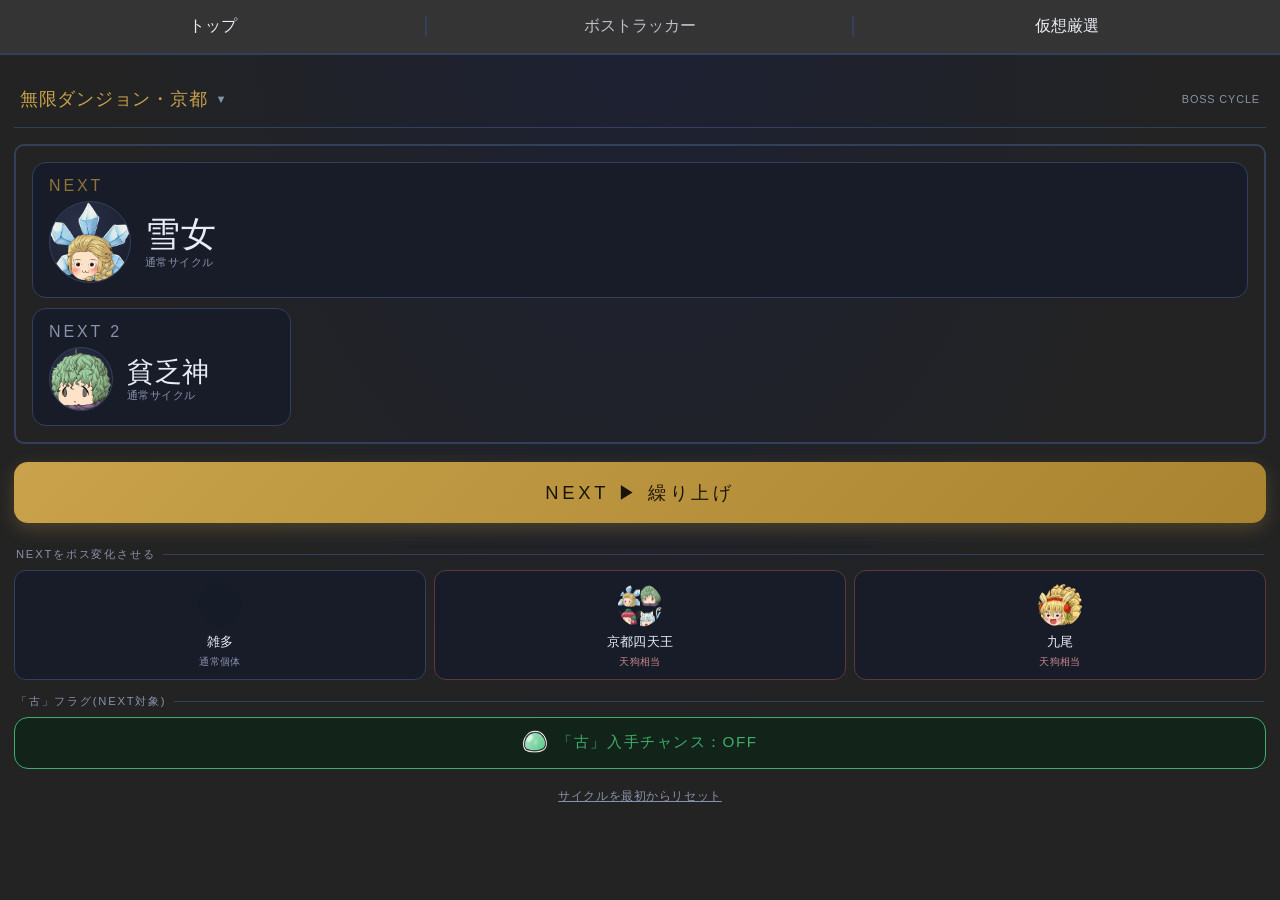
<file: boss_tracker/index.html>
<!DOCTYPE html>
<html lang="ja">
  <head>
    <meta charset="UTF-8">
    <meta name="viewport" content="width=device-width, initial-scale=1.0, maximum-scale=1.0, user-scalable=no">
    <title>無限ダンジョン - ボス周回トラッカー</title>
    <link rel="stylesheet" href="//yktool.github.io/assets/css/default.css">
    <link rel="stylesheet" href="//yktool.github.io/assets/css/tracker.css">
    <script>
    const BOSS_IMAGES = {
      yukionna: "//yktool.github.io/assets/icons/yukionna.png",
      binbougami: "//yktool.github.io/assets/icons/binnbogami.png",
      tengu:"//yktool.github.io/assets/icons/tenngu.png",
      nekomata:"//yktool.github.io/assets/icons/nekomata.png",
      kyuubi: "//yktool.github.io/assets/icons/kyubi.png",
      inishie: "//yktool.github.io/assets/icons/ancient.png",
      yukkuriin : "//yktool.github.io/assets/icons/yukkurin.png",
      yukkuriiza : "//yktool.github.io/assets/icons/yukkurizza.png",
      battousai : "//yktool.github.io/assets/icons/battousai.png",
      raitei : "//yktool.github.io/assets/icons/raitei.png",
      zetsubou : "//yktool.github.io/assets/icons/zetsubou.png",
      thiro : "//yktool.github.io/assets/icons/thiro.png",
      hannnousokudo : "//yktool.github.io/assets/icons/hannousokudo.png",
      yuyuyu : "//yktool.github.io/assets/icons/yuyuyu.png",
      jump : "//yktool.github.io/assets/icons/jump.png",
      maboroshi : "//yktool.github.io/assets/icons/Phantasma.png"
    };
    </script>
  </head>
  <body>
   <nav>
     <ul id="top">
        <li>トップ</li>
      </ul>
      <ul id="tracker">
        <li class="here">ボストラッカー</li>
      </ul>
      <ul id="SkillRoll">
        <li>仮想厳選</li>
      </ul>
    </nav>
    <div class="contents">
    <div class="stage-bar">
      <button class="stage-select-btn" id="stageSelectBtn">
        <span class="stage-name"><span id="stageName">無限ダンジョン・京都</span><span class="caret">▼</span></span>
        <span class="stage-sub">BOSS CYCLE</span>
      </button>
      <div class="stage-dropdown" id="stageDropdown"></div>
    </div>
    <div class="slots">
      <div class="slot primary" id="slotNext">
        <div class="slot-label-row">
          <span class="slot-label">NEXT</span>
          <span class="item-tag" id="itemTagNext"><img src="" alt="" id="itemTagNextImg"></span>
        </div>
        <div class="slot-body">
          <div class="boss-icon" id="iconNext"></div>
          <div class="boss-text">
            <div class="boss-name" id="nameNext">雪女</div>
            <div class="boss-origin" id="originNext"></div>
          </div>
        </div>
        <div class="warn-badge" id="badgeNext"></div>
      </div>
      <div class="slot secondary" id="slotNext2">
        <div class="slot-label-row">
          <span class="slot-label">NEXT 2</span>
        </div>
        <div class="slot-body">
          <div class="boss-icon" id="iconNext2"></div>
          <div class="boss-text">
            <div class="boss-name" id="nameNext2">貧乏神</div>
            <div class="boss-origin" id="originNext2"></div>
          </div>
        </div>
        <div class="warn-badge" id="badgeNext2"></div>
      </div>
    </div>
    <button class="next-btn" id="btnAdvance">NEXT ▶ 繰り上げ</button>
    <div class="section-title">NEXTをボス変化させる</div>
    <div id="interruptWrap"></div>
    <div class="section-title" id="itemSectionTitle">アイテムフラグ(NEXT対象)</div>
    <button class="item-btn" id="btnItem"><img src="" alt="" id="itemBtnImg"><span id="itemBtnLabel"></span></button>
    <div class="reset-row">
      <button class="reset-btn" id="btnReset">サイクルを最初からリセット</button>
    </div>
    </div>
    <script src="//yktool.github.io/assets/js/tracker.js"></script>
    <script src="//yktool.github.io/assets/js/default.js"></script>
  </body>
</html>
</file>
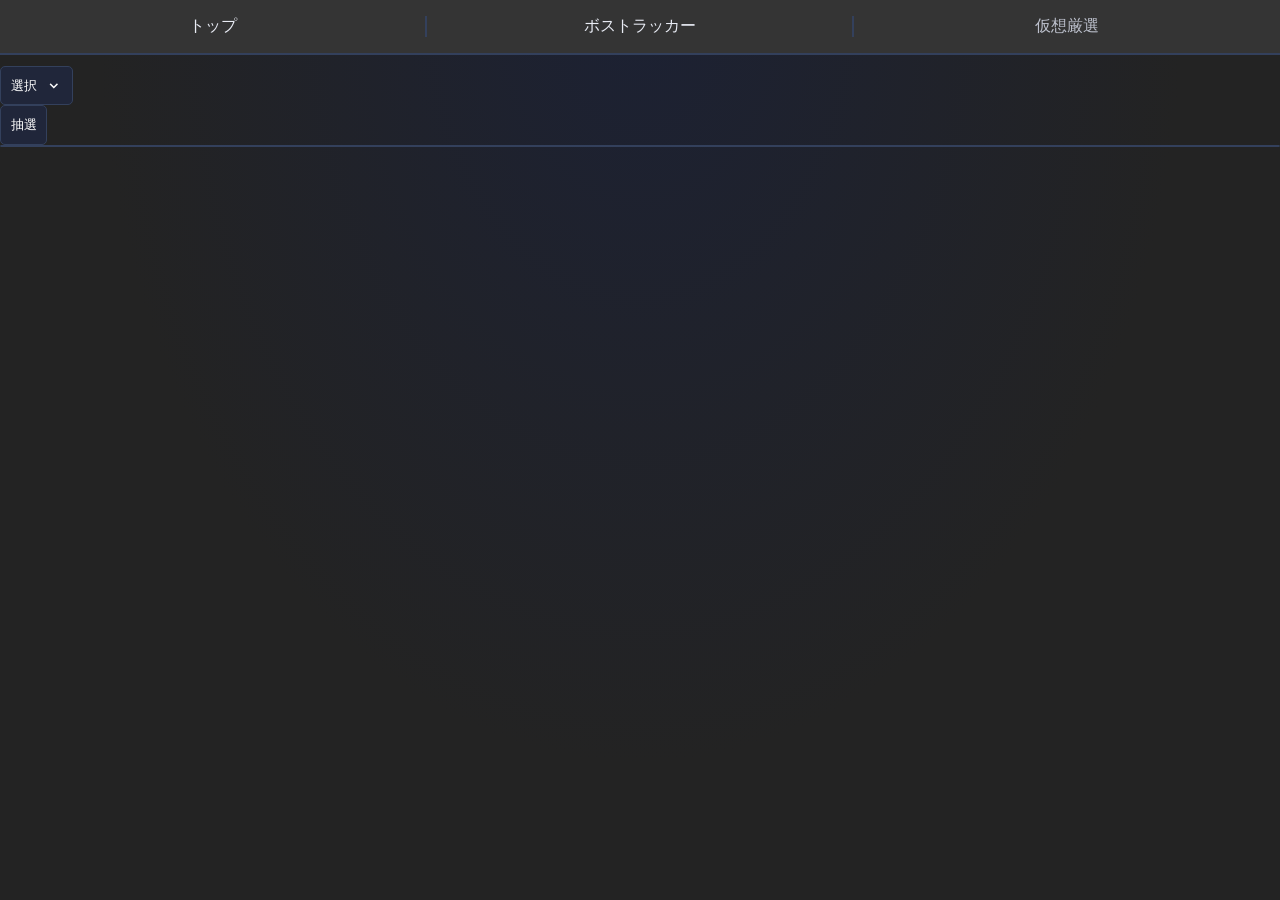
<file: Skill_Roll/index.html>
<!DOCTYPE html>
<html lang="ja">
  <head>
    <meta charset="UTF-8">
    <meta name="viewport" content="width=device-width, initial-scale=1.0, maximum-scale=1.0, user-scalable=no">
    <title>
      ツール - 仮想厳選
    </title>
    <link rel="stylesheet" href="//yktool.github.io/assets/css/default.css">
    <link rel="stylesheet" href="//yktool.github.io/assets/css/SkillRoll.css">
    <link href="https://unpkg.com/boxicons@2.1.4/css/boxicons.min.css" rel="stylesheet">
  </head>
  <body>
    <nav>
      <ul id="top">
        <li>トップ</li>
      </ul>
      <ul id="tracker">
        <li>ボストラッカー</li>
      </ul>
      <ul id="SkillRoll">
        <li class="here">仮想厳選</li>
      </ul>
    </nav>
    <div class="container">
      <button class="btn" id="btn">
        <span id="dropdownText">選択</span>
        <i class="bx bx-chevron-down" id="arrow"></i>
      </button>
      <div class="dropdown" id="dropdown"></div>
    </div>
    <button class="btn" id="Roll">抽選</button>
    <div class="Skills">
      <div id="skill1"></div>
      <div id="skill2"></div>
      <div id="skill3"></div>
      <div id="skill4"></div>
      <div id="skill5"></div>
      <div id="skill6"></div>
      <div id="skill7"></div>
      <div id="skill8"></div>
      <div id="skill9"></div>
      <div id="skill10"></div>
      <div id="skill11"></div>
      <div id="skill12"></div>
    </div>
    <script src="//yktool.github.io/assets/js/SkillRoll.js"></script>
    <script src="//yktool.github.io/assets/js/default.js"></script>
  </body>
</html>
</file>
